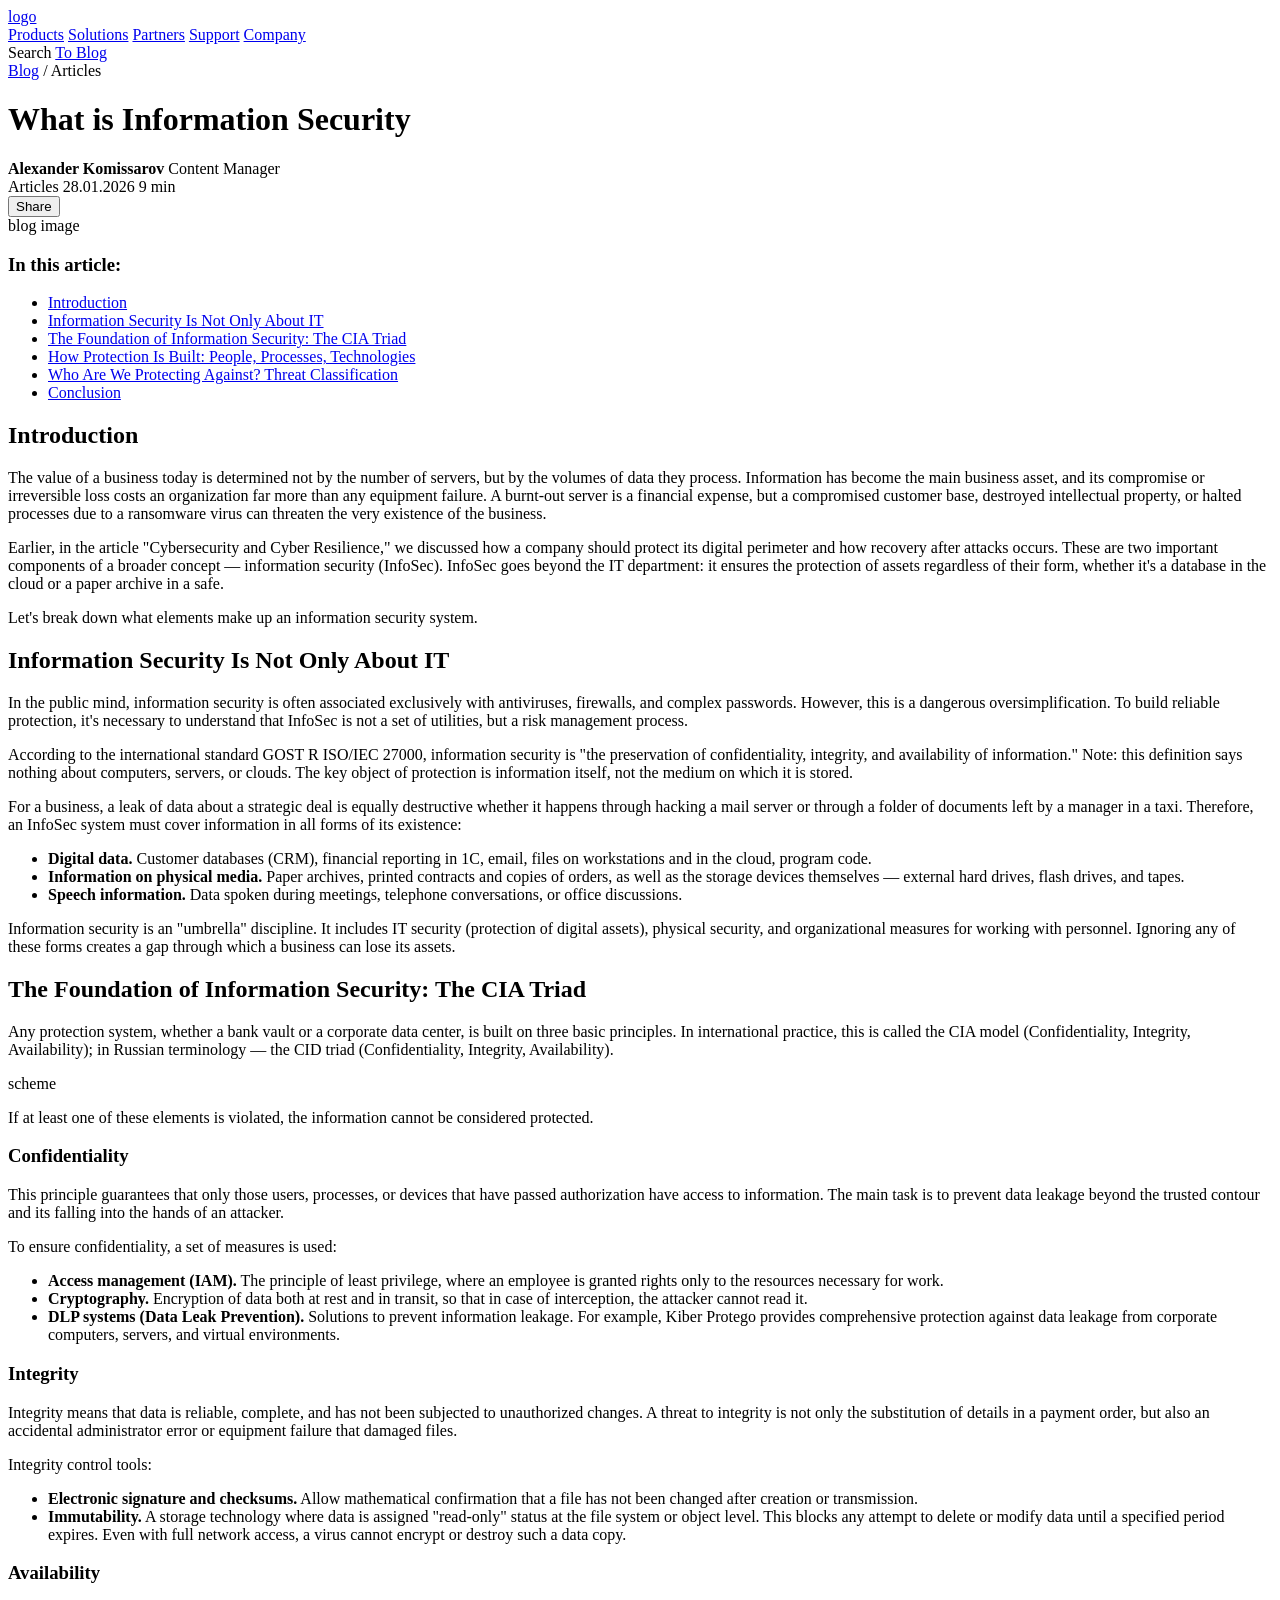
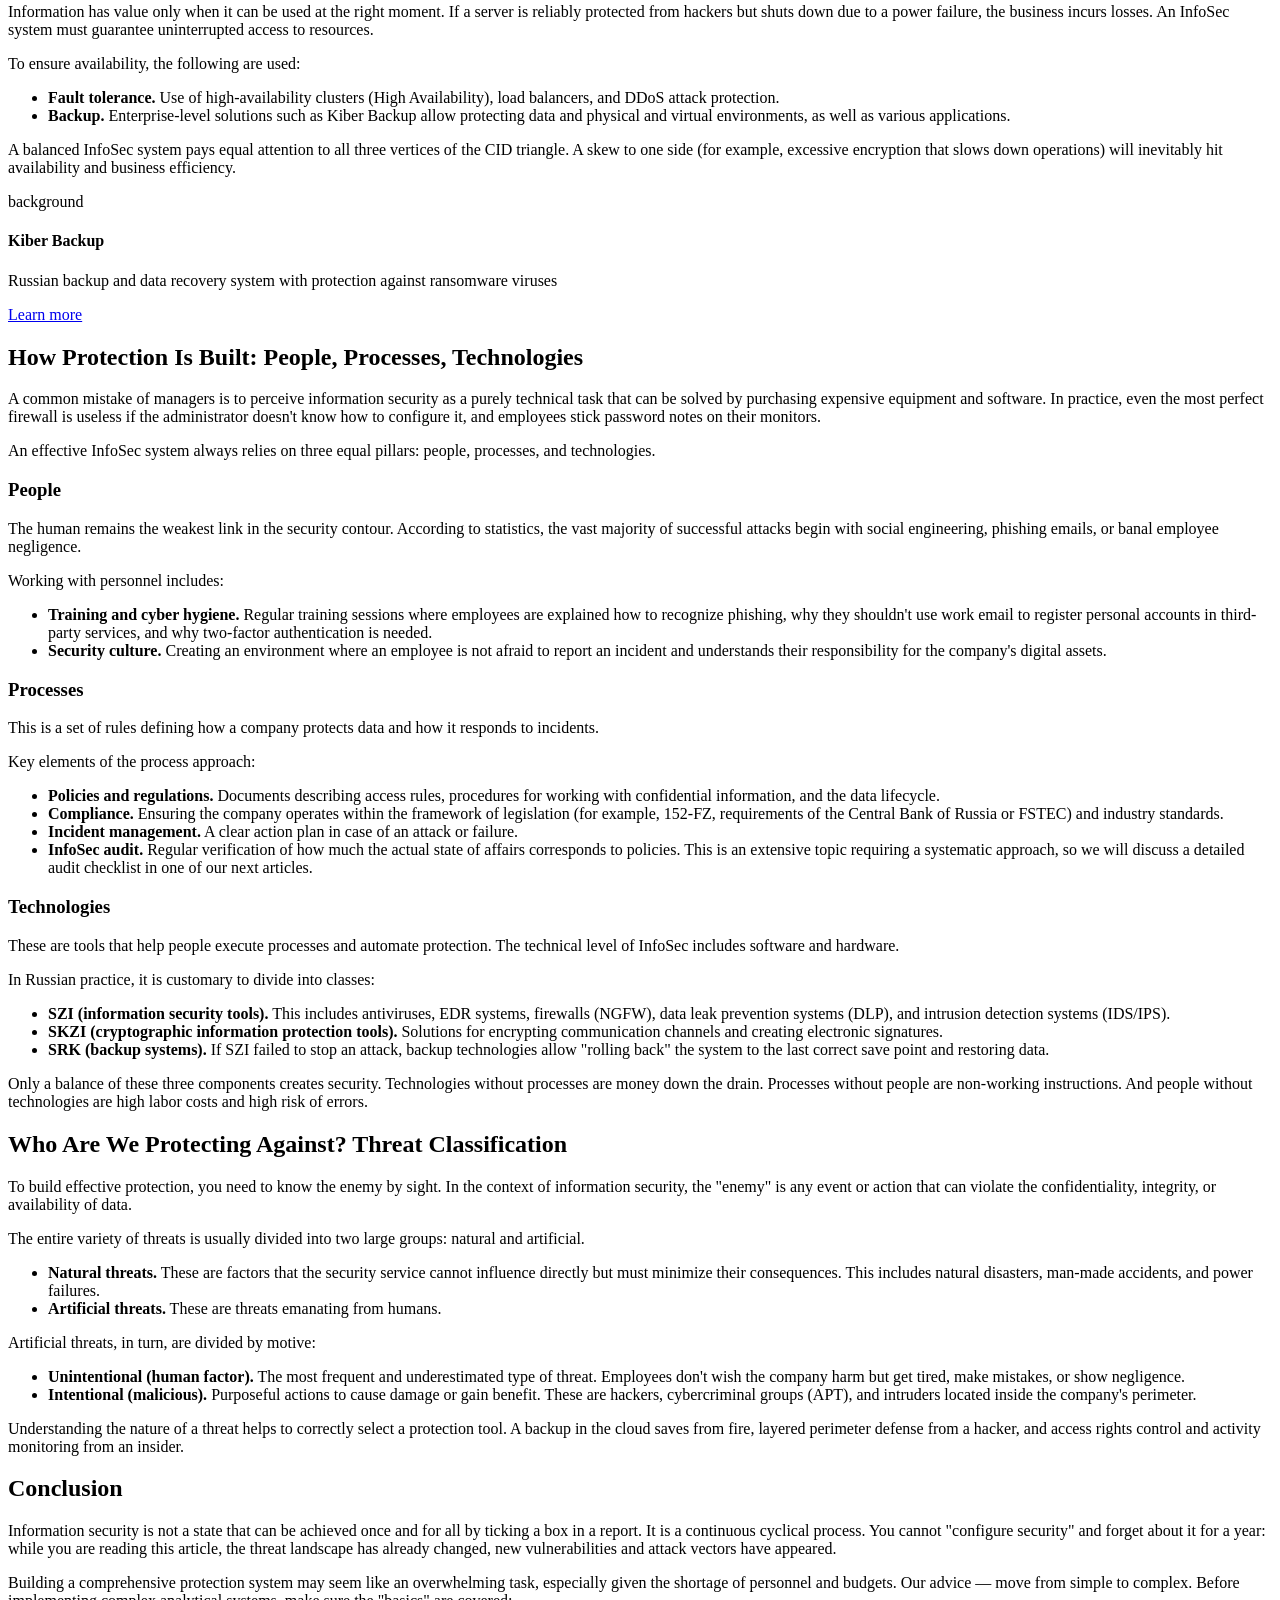
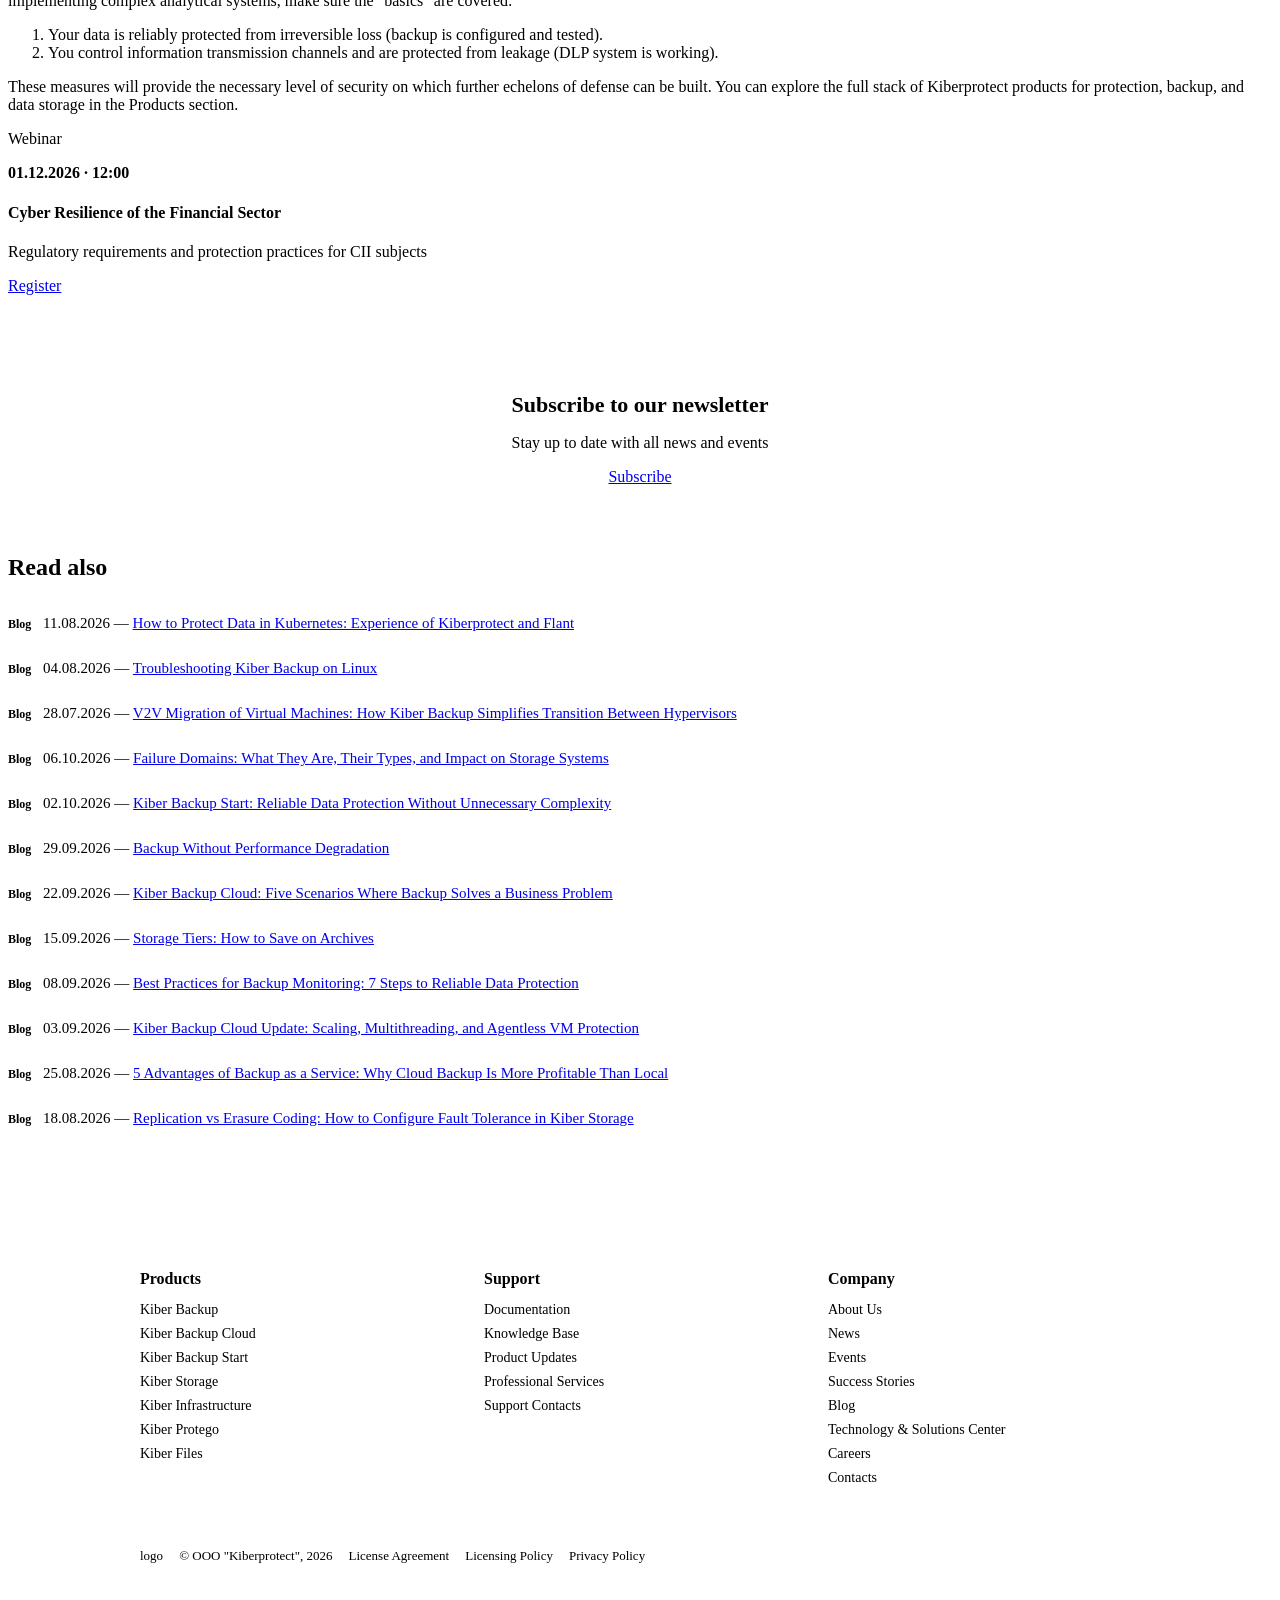
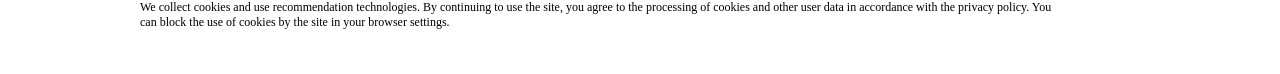
<file: index.html>
<!DOCTYPE html>
<html lang="en">
<head>
    <meta charset="UTF-8">
    <meta name="viewport" content="width=device-width, initial-scale=1.0">
    <title>What is Information Security — Blog</title>
    <link rel="stylesheet" href="style.css">
</head>
<body>

<header class="site-header">
    <div class="header-inner">
        <a href="#" class="logo">logo</a>
        <nav class="main-nav">
            <a href="#">Products</a>
            <a href="#">Solutions</a>
            <a href="#">Partners</a>
            <a href="#">Support</a>
            <a href="#">Company</a>
        </nav>
        <div class="header-actions">
            <span class="search">Search</span>
            <a href="#" class="btn-blog">To Blog</a>
        </div>
    </div>
</header>

<main class="container article">
    <nav class="breadcrumbs">
        <a href="#">Blog</a> / <span>Articles</span>
    </nav>

    <h1>What is Information Security</h1>

    <div class="article-meta">
        <div class="author">
            <div class="avatar"></div>
            <div>
                <strong>Alexander Komissarov</strong>
                <span>Content Manager</span>
            </div>
        </div>
        <div class="meta-info">
            <span>Articles</span>
            <span>28.01.2026</span>
            <span>9 min</span>
        </div>
        <button class="share-btn" onclick="copyLink()">Share</button>
    </div>

    <div class="hero-image">blog image</div>

    <aside class="toc">
        <h3>In this article:</h3>
        <ul>
            <li><a href="#intro">Introduction</a></li>
            <li><a href="#not-it">Information Security Is Not Only About IT</a></li>
            <li><a href="#cia">The Foundation of Information Security: The CIA Triad</a></li>
            <li><a href="#people">How Protection Is Built: People, Processes, Technologies</a></li>
            <li><a href="#threats">Who Are We Protecting Against? Threat Classification</a></li>
            <li><a href="#conclusion">Conclusion</a></li>
        </ul>
    </aside>

    <section id="intro">
        <h2>Introduction</h2>
        <p>The value of a business today is determined not by the number of servers, but by the volumes of data they process. Information has become the main business asset, and its compromise or irreversible loss costs an organization far more than any equipment failure. A burnt-out server is a financial expense, but a compromised customer base, destroyed intellectual property, or halted processes due to a ransomware virus can threaten the very existence of the business.</p>
        <p>Earlier, in the article "Cybersecurity and Cyber Resilience," we discussed how a company should protect its digital perimeter and how recovery after attacks occurs. These are two important components of a broader concept — information security (InfoSec). InfoSec goes beyond the IT department: it ensures the protection of assets regardless of their form, whether it's a database in the cloud or a paper archive in a safe.</p>
        <p>Let's break down what elements make up an information security system.</p>
    </section>

    <section id="not-it">
        <h2>Information Security Is Not Only About IT</h2>
        <p>In the public mind, information security is often associated exclusively with antiviruses, firewalls, and complex passwords. However, this is a dangerous oversimplification. To build reliable protection, it's necessary to understand that InfoSec is not a set of utilities, but a risk management process.</p>
        <p>According to the international standard GOST R ISO/IEC 27000, information security is "the preservation of confidentiality, integrity, and availability of information." Note: this definition says nothing about computers, servers, or clouds. The key object of protection is information itself, not the medium on which it is stored.</p>
        <p>For a business, a leak of data about a strategic deal is equally destructive whether it happens through hacking a mail server or through a folder of documents left by a manager in a taxi. Therefore, an InfoSec system must cover information in all forms of its existence:</p>
        <ul>
            <li><strong>Digital data.</strong> Customer databases (CRM), financial reporting in 1C, email, files on workstations and in the cloud, program code.</li>
            <li><strong>Information on physical media.</strong> Paper archives, printed contracts and copies of orders, as well as the storage devices themselves — external hard drives, flash drives, and tapes.</li>
            <li><strong>Speech information.</strong> Data spoken during meetings, telephone conversations, or office discussions.</li>
        </ul>
        <p>Information security is an "umbrella" discipline. It includes IT security (protection of digital assets), physical security, and organizational measures for working with personnel. Ignoring any of these forms creates a gap through which a business can lose its assets.</p>
    </section>

    <section id="cia">
        <h2>The Foundation of Information Security: The CIA Triad</h2>
        <p>Any protection system, whether a bank vault or a corporate data center, is built on three basic principles. In international practice, this is called the CIA model (Confidentiality, Integrity, Availability); in Russian terminology — the CID triad (Confidentiality, Integrity, Availability).</p>
        <div class="scheme">scheme</div>
        <p>If at least one of these elements is violated, the information cannot be considered protected.</p>

        <h3>Confidentiality</h3>
        <p>This principle guarantees that only those users, processes, or devices that have passed authorization have access to information. The main task is to prevent data leakage beyond the trusted contour and its falling into the hands of an attacker.</p>
        <p>To ensure confidentiality, a set of measures is used:</p>
        <ul>
            <li><strong>Access management (IAM).</strong> The principle of least privilege, where an employee is granted rights only to the resources necessary for work.</li>
            <li><strong>Cryptography.</strong> Encryption of data both at rest and in transit, so that in case of interception, the attacker cannot read it.</li>
            <li><strong>DLP systems (Data Leak Prevention).</strong> Solutions to prevent information leakage. For example, Kiber Protego provides comprehensive protection against data leakage from corporate computers, servers, and virtual environments.</li>
        </ul>

        <h3>Integrity</h3>
        <p>Integrity means that data is reliable, complete, and has not been subjected to unauthorized changes. A threat to integrity is not only the substitution of details in a payment order, but also an accidental administrator error or equipment failure that damaged files.</p>
        <p>Integrity control tools:</p>
        <ul>
            <li><strong>Electronic signature and checksums.</strong> Allow mathematical confirmation that a file has not been changed after creation or transmission.</li>
            <li><strong>Immutability.</strong> A storage technology where data is assigned "read-only" status at the file system or object level. This blocks any attempt to delete or modify data until a specified period expires. Even with full network access, a virus cannot encrypt or destroy such a data copy.</li>
        </ul>

        <h3>Availability</h3>
        <p>Information has value only when it can be used at the right moment. If a server is reliably protected from hackers but shuts down due to a power failure, the business incurs losses. An InfoSec system must guarantee uninterrupted access to resources.</p>
        <p>To ensure availability, the following are used:</p>
        <ul>
            <li><strong>Fault tolerance.</strong> Use of high-availability clusters (High Availability), load balancers, and DDoS attack protection.</li>
            <li><strong>Backup.</strong> Enterprise-level solutions such as Kiber Backup allow protecting data and physical and virtual environments, as well as various applications.</li>
        </ul>
        <p>A balanced InfoSec system pays equal attention to all three vertices of the CID triangle. A skew to one side (for example, excessive encryption that slows down operations) will inevitably hit availability and business efficiency.</p>

        <div class="promo-card">
            <span class="promo-tag">background</span>
            <h4>Kiber Backup</h4>
            <p>Russian backup and data recovery system with protection against ransomware viruses</p>
            <a href="#" class="btn-primary">Learn more</a>
        </div>
    </section>

    <section id="people">
        <h2>How Protection Is Built: People, Processes, Technologies</h2>
        <p>A common mistake of managers is to perceive information security as a purely technical task that can be solved by purchasing expensive equipment and software. In practice, even the most perfect firewall is useless if the administrator doesn't know how to configure it, and employees stick password notes on their monitors.</p>
        <p>An effective InfoSec system always relies on three equal pillars: people, processes, and technologies.</p>

        <h3>People</h3>
        <p>The human remains the weakest link in the security contour. According to statistics, the vast majority of successful attacks begin with social engineering, phishing emails, or banal employee negligence.</p>
        <p>Working with personnel includes:</p>
        <ul>
            <li><strong>Training and cyber hygiene.</strong> Regular training sessions where employees are explained how to recognize phishing, why they shouldn't use work email to register personal accounts in third-party services, and why two-factor authentication is needed.</li>
            <li><strong>Security culture.</strong> Creating an environment where an employee is not afraid to report an incident and understands their responsibility for the company's digital assets.</li>
        </ul>

        <h3>Processes</h3>
        <p>This is a set of rules defining how a company protects data and how it responds to incidents.</p>
        <p>Key elements of the process approach:</p>
        <ul>
            <li><strong>Policies and regulations.</strong> Documents describing access rules, procedures for working with confidential information, and the data lifecycle.</li>
            <li><strong>Compliance.</strong> Ensuring the company operates within the framework of legislation (for example, 152-FZ, requirements of the Central Bank of Russia or FSTEC) and industry standards.</li>
            <li><strong>Incident management.</strong> A clear action plan in case of an attack or failure.</li>
            <li><strong>InfoSec audit.</strong> Regular verification of how much the actual state of affairs corresponds to policies. This is an extensive topic requiring a systematic approach, so we will discuss a detailed audit checklist in one of our next articles.</li>
        </ul>

        <h3>Technologies</h3>
        <p>These are tools that help people execute processes and automate protection. The technical level of InfoSec includes software and hardware.</p>
        <p>In Russian practice, it is customary to divide into classes:</p>
        <ul>
            <li><strong>SZI (information security tools).</strong> This includes antiviruses, EDR systems, firewalls (NGFW), data leak prevention systems (DLP), and intrusion detection systems (IDS/IPS).</li>
            <li><strong>SKZI (cryptographic information protection tools).</strong> Solutions for encrypting communication channels and creating electronic signatures.</li>
            <li><strong>SRK (backup systems).</strong> If SZI failed to stop an attack, backup technologies allow "rolling back" the system to the last correct save point and restoring data.</li>
        </ul>
        <p>Only a balance of these three components creates security. Technologies without processes are money down the drain. Processes without people are non-working instructions. And people without technologies are high labor costs and high risk of errors.</p>
    </section>

    <section id="threats">
        <h2>Who Are We Protecting Against? Threat Classification</h2>
        <p>To build effective protection, you need to know the enemy by sight. In the context of information security, the "enemy" is any event or action that can violate the confidentiality, integrity, or availability of data.</p>
        <p>The entire variety of threats is usually divided into two large groups: natural and artificial.</p>
        <ul>
            <li><strong>Natural threats.</strong> These are factors that the security service cannot influence directly but must minimize their consequences. This includes natural disasters, man-made accidents, and power failures.</li>
            <li><strong>Artificial threats.</strong> These are threats emanating from humans.</li>
        </ul>
        <p>Artificial threats, in turn, are divided by motive:</p>
        <ul>
            <li><strong>Unintentional (human factor).</strong> The most frequent and underestimated type of threat. Employees don't wish the company harm but get tired, make mistakes, or show negligence.</li>
            <li><strong>Intentional (malicious).</strong> Purposeful actions to cause damage or gain benefit. These are hackers, cybercriminal groups (APT), and intruders located inside the company's perimeter.</li>
        </ul>
        <p>Understanding the nature of a threat helps to correctly select a protection tool. A backup in the cloud saves from fire, layered perimeter defense from a hacker, and access rights control and activity monitoring from an insider.</p>
    </section>

    <section id="conclusion">
        <h2>Conclusion</h2>
        <p>Information security is not a state that can be achieved once and for all by ticking a box in a report. It is a continuous cyclical process. You cannot "configure security" and forget about it for a year: while you are reading this article, the threat landscape has already changed, new vulnerabilities and attack vectors have appeared.</p>
        <p>Building a comprehensive protection system may seem like an overwhelming task, especially given the shortage of personnel and budgets. Our advice — move from simple to complex. Before implementing complex analytical systems, make sure the "basics" are covered:</p>
        <ol>
            <li>Your data is reliably protected from irreversible loss (backup is configured and tested).</li>
            <li>You control information transmission channels and are protected from leakage (DLP system is working).</li>
        </ol>
        <p>These measures will provide the necessary level of security on which further echelons of defense can be built. You can explore the full stack of Kiberprotect products for protection, backup, and data storage in the Products section.</p>
    </section>

    <div class="promo-card webinar">
        <span class="promo-tag">Webinar</span>
        <p class="webinar-date">01.12.2026 · 12:00</p>
        <h4>Cyber Resilience of the Financial Sector</h4>
        <p>Regulatory requirements and protection practices for CII subjects</p>
        <a href="#" class="btn-primary">Register</a>
    </div>

    <div class="subscribe">
        <h4>Subscribe to our newsletter</h4>
        <p>Stay up to date with all news and events</p>
        <a href="#" class="btn-primary">Subscribe</a>
    </div>

    <section class="read-also">
        <h2>Read also</h2>
        <ul class="post-list">
            <li><span class="tag">Blog</span> 11.08.2026 — <a href="#">How to Protect Data in Kubernetes: Experience of Kiberprotect and Flant</a></li>
            <li><span class="tag">Blog</span> 04.08.2026 — <a href="#">Troubleshooting Kiber Backup on Linux</a></li>
            <li><span class="tag">Blog</span> 28.07.2026 — <a href="#">V2V Migration of Virtual Machines: How Kiber Backup Simplifies Transition Between Hypervisors</a></li>
            <li><span class="tag">Blog</span> 06.10.2026 — <a href="#">Failure Domains: What They Are, Their Types, and Impact on Storage Systems</a></li>
            <li><span class="tag">Blog</span> 02.10.2026 — <a href="#">Kiber Backup Start: Reliable Data Protection Without Unnecessary Complexity</a></li>
            <li><span class="tag">Blog</span> 29.09.2026 — <a href="#">Backup Without Performance Degradation</a></li>
            <li><span class="tag">Blog</span> 22.09.2026 — <a href="#">Kiber Backup Cloud: Five Scenarios Where Backup Solves a Business Problem</a></li>
            <li><span class="tag">Blog</span> 15.09.2026 — <a href="#">Storage Tiers: How to Save on Archives</a></li>
            <li><span class="tag">Blog</span> 08.09.2026 — <a href="#">Best Practices for Backup Monitoring: 7 Steps to Reliable Data Protection</a></li>
            <li><span class="tag">Blog</span> 03.09.2026 — <a href="#">Kiber Backup Cloud Update: Scaling, Multithreading, and Agentless VM Protection</a></li>
            <li><span class="tag">Blog</span> 25.08.2026 — <a href="#">5 Advantages of Backup as a Service: Why Cloud Backup Is More Profitable Than Local</a></li>
            <li><span class="tag">Blog</span> 18.08.2026 — <a href="#">Replication vs Erasure Coding: How to Configure Fault Tolerance in Kiber Storage</a></li>
        </ul>
    </section>
</main>

<footer class="site-footer">
    <div class="footer-cols">
        <div>
            <h4>Products</h4>
            <ul>
                <li><a href="#">Kiber Backup</a></li>
                <li><a href="#">Kiber Backup Cloud</a></li>
                <li><a href="#">Kiber Backup Start</a></li>
                <li><a href="#">Kiber Storage</a></li>
                <li><a href="#">Kiber Infrastructure</a></li>
                <li><a href="#">Kiber Protego</a></li>
                <li><a href="#">Kiber Files</a></li>
            </ul>
        </div>
        <div>
            <h4>Support</h4>
            <ul>
                <li><a href="#">Documentation</a></li>
                <li><a href="#">Knowledge Base</a></li>
                <li><a href="#">Product Updates</a></li>
                <li><a href="#">Professional Services</a></li>
                <li><a href="#">Support Contacts</a></li>
            </ul>
        </div>
        <div>
            <h4>Company</h4>
            <ul>
                <li><a href="#">About Us</a></li>
                <li><a href="#">News</a></li>
                <li><a href="#">Events</a></li>
                <li><a href="#">Success Stories</a></li>
                <li><a href="#">Blog</a></li>
                <li><a href="#">Technology & Solutions Center</a></li>
                <li><a href="#">Careers</a></li>
                <li><a href="#">Contacts</a></li>
            </ul>
        </div>
    </div>
    <div class="footer-bottom">
        <span class="logo">logo</span>
        <span>© OOO "Kiberprotect", 2026</span>
        <a href="#">License Agreement</a>
        <a href="#">Licensing Policy</a>
        <a href="#">Privacy Policy</a>
    </div>
    <div class="cookie-banner">
        We collect cookies and use recommendation technologies. By continuing to use the site, you agree to the processing of cookies and other user data in accordance with the privacy policy. You can block the use of cookies by the site in your browser settings.
        <button onclick="this.parentElement.style.display='none'">Accept</button>
    </div>
</footer>

<script>
function copyLink() {
    navigator.clipboard.writeText(window.location.href).then(() => {
        const btn = document.querySelector('.share-btn');
        const original = btn.textContent;
        btn.textContent = 'Link copied';
        setTimeout(() => btn.textContent = original, 2000);
    });
}
</script>

</body>
</html>
</file>
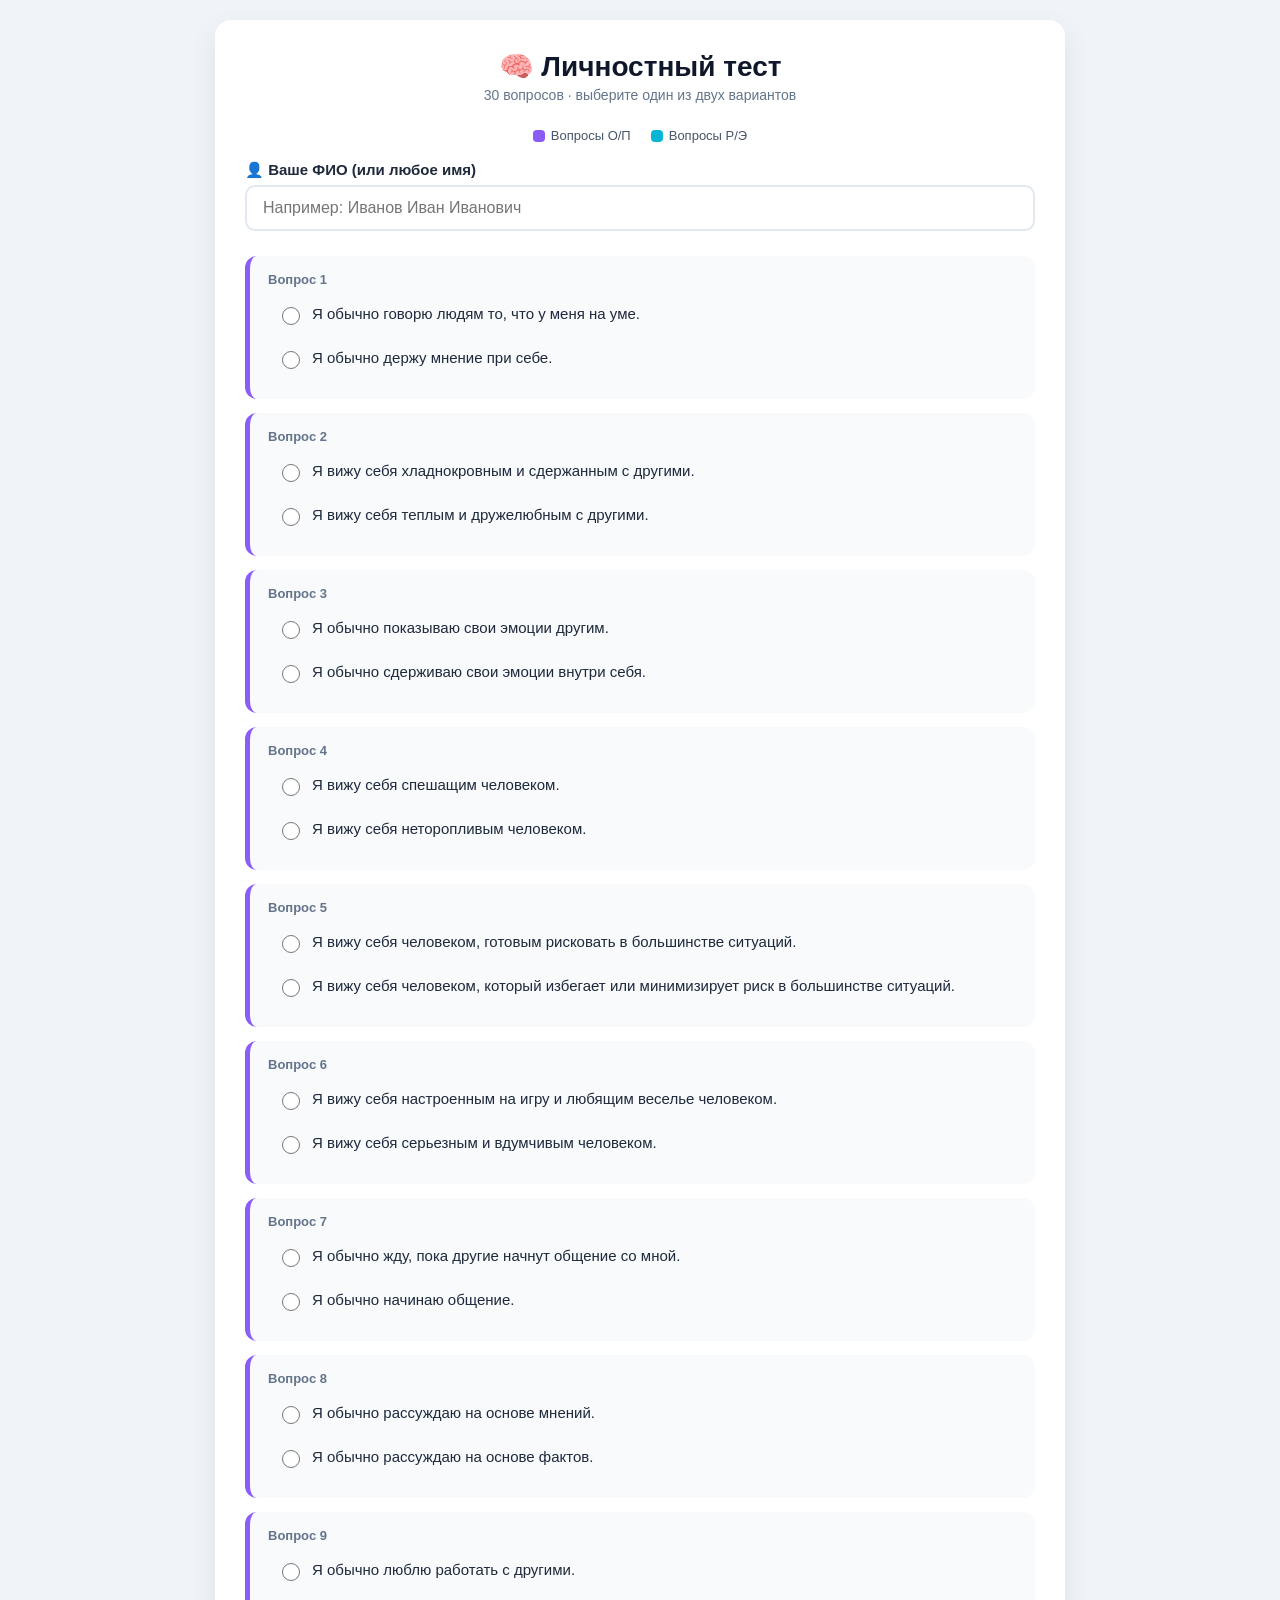
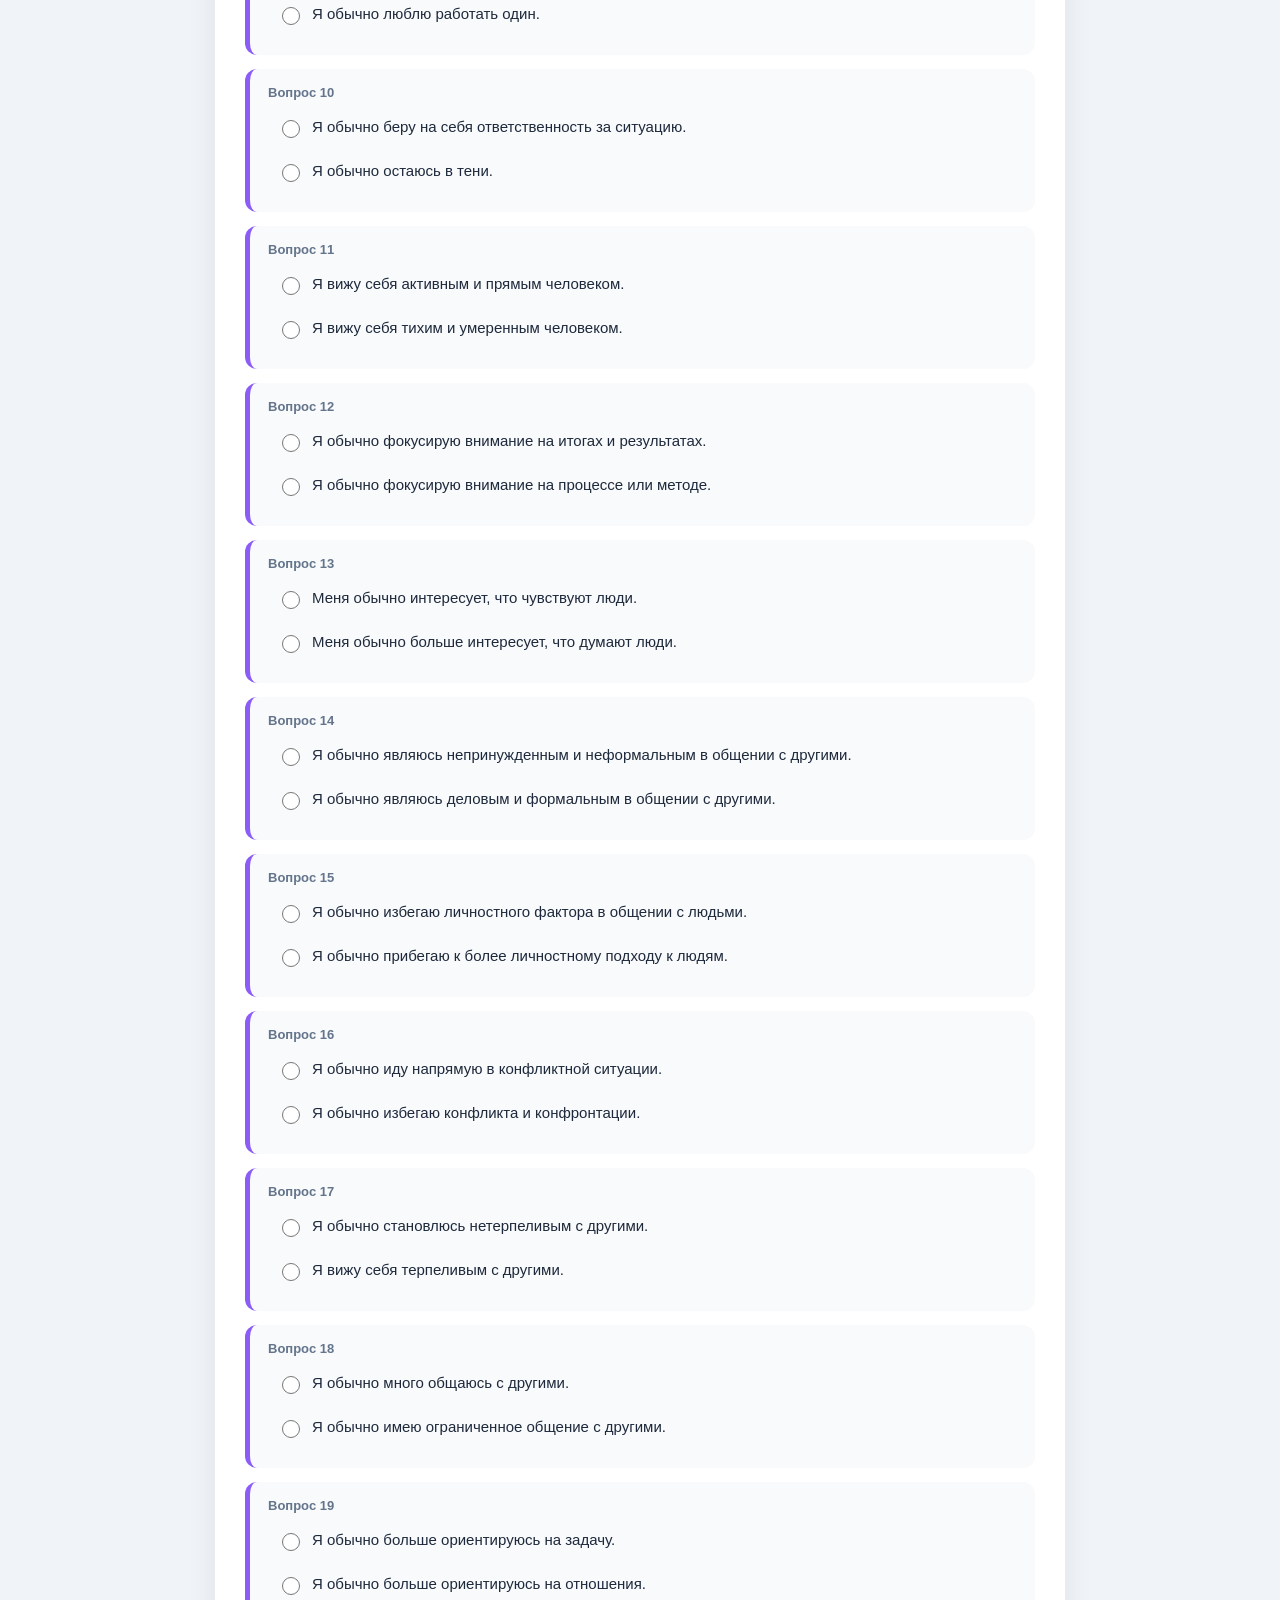
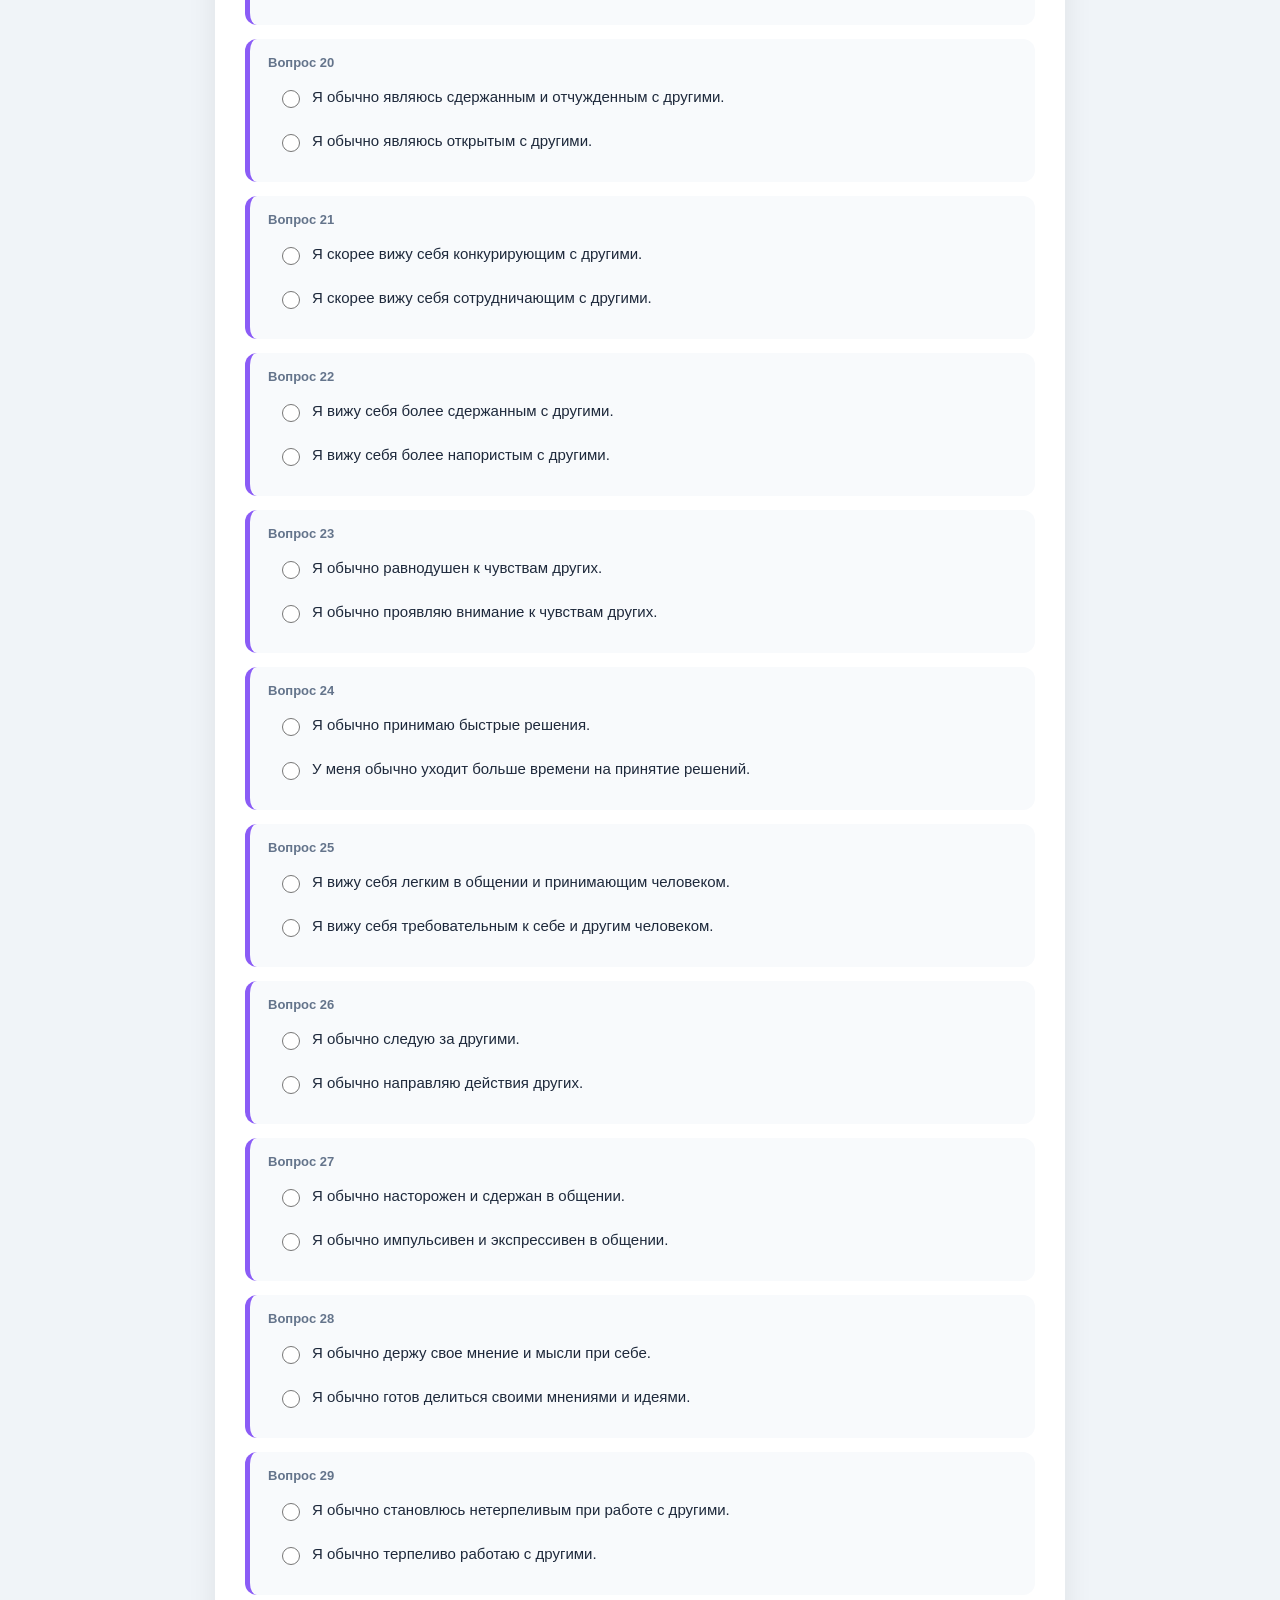
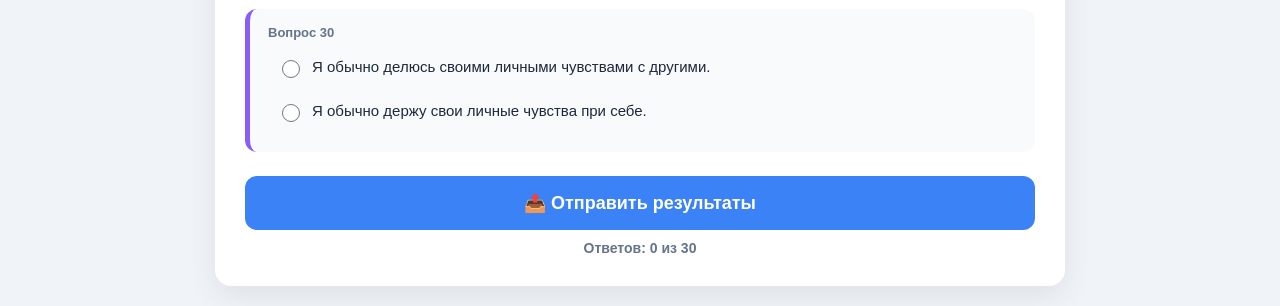
<file: test.html>
<!DOCTYPE html>
<html lang="ru">
<head>
    <meta charset="UTF-8">
    <meta name="viewport" content="width=device-width, initial-scale=1.0">
    <title>Тест О/П и Р/Э (30 вопросов)</title>
    <style>
        * {
            margin: 0;
            padding: 0;
            box-sizing: border-box;
        }
        body {
            font-family: 'Segoe UI', Arial, sans-serif;
            background: #f0f4f8;
            padding: 20px;
            color: #1e293b;
        }
        .container {
            max-width: 850px;
            margin: 0 auto;
            background: white;
            padding: 30px;
            border-radius: 16px;
            box-shadow: 0 10px 30px rgba(0,0,0,0.08);
        }
        h1 {
            font-size: 28px;
            text-align: center;
            margin-bottom: 4px;
            color: #0f172a;
        }
        .subtitle {
            text-align: center;
            color: #64748b;
            margin-bottom: 25px;
            font-size: 14px;
        }
        .input-group {
            margin-bottom: 25px;
        }
        .input-group label {
            font-weight: 600;
            display: block;
            margin-bottom: 6px;
            font-size: 15px;
        }
        .input-group input {
            width: 100%;
            padding: 12px 16px;
            border: 2px solid #e2e8f0;
            border-radius: 10px;
            font-size: 16px;
            transition: 0.2s;
        }
        .input-group input:focus {
            outline: none;
            border-color: #3b82f6;
        }
        .question {
            background: #f8fafc;
            padding: 16px 18px;
            border-radius: 12px;
            margin-bottom: 14px;
            border-left: 5px solid #8b5cf6;
        }
        .question .qnum {
            font-weight: 700;
            font-size: 13px;
            color: #64748b;
            margin-bottom: 8px;
        }
        .question .option {
            display: flex;
            align-items: flex-start;
            gap: 12px;
            padding: 10px 14px;
            margin: 4px 0;
            border-radius: 8px;
            cursor: pointer;
            transition: 0.15s;
        }
        .question .option:hover {
            background: #e2e8f0;
        }
        .question .option input[type="radio"] {
            margin-top: 2px;
            width: 18px;
            height: 18px;
            accent-color: #3b82f6;
            cursor: pointer;
            flex-shrink: 0;
        }
        .question .option .text {
            font-size: 15px;
        }
        .btn-submit {
            width: 100%;
            padding: 16px;
            background: #3b82f6;
            color: white;
            border: none;
            border-radius: 12px;
            font-size: 18px;
            font-weight: 700;
            cursor: pointer;
            transition: 0.2s;
            margin-top: 10px;
        }
        .btn-submit:hover {
            background: #2563eb;
            transform: scale(1.01);
        }
        .btn-submit:disabled {
            opacity: 0.6;
            cursor: not-allowed;
        }
        .status {
            margin-top: 20px;
            padding: 14px;
            border-radius: 10px;
            text-align: center;
            font-weight: 600;
            display: none;
        }
        .status.success {
            display: block;
            background: #dcfce7;
            color: #166534;
        }
        .status.error {
            display: block;
            background: #fee2e2;
            color: #991b1b;
        }
        .progress {
            text-align: center;
            font-size: 14px;
            color: #64748b;
            margin-top: 10px;
            font-weight: 600;
        }
        .legend {
            display: flex;
            gap: 20px;
            justify-content: center;
            flex-wrap: wrap;
            margin: 6px 0 18px 0;
            font-size: 13px;
            color: #475569;
        }
        .legend span {
            display: inline-flex;
            align-items: center;
            gap: 6px;
        }
        .legend .dot {
            display: inline-block;
            width: 12px;
            height: 12px;
            border-radius: 4px;
        }
        .dot.op { background: #8b5cf6; }
        .dot.re { background: #06b6d4; }
        @media (max-width: 600px) {
            .container { padding: 16px; }
            .question .option { padding: 6px 8px; }
        }
    </style>
</head>
<body>

<div class="container">
    <h1>🧠 Личностный тест</h1>
    <p class="subtitle">30 вопросов · выберите один из двух вариантов</p>

    <div class="legend">
        <span><span class="dot op"></span> Вопросы О/П</span>
        <span><span class="dot re"></span> Вопросы Р/Э</span>
    </div>

    <div class="input-group">
        <label>👤 Ваше ФИО (или любое имя)</label>
        <input type="text" id="userName" placeholder="Например: Иванов Иван Иванович" />
    </div>

    <form id="testForm">
        <div id="questionsContainer"></div>
    </form>

    <button class="btn-submit" id="submitBtn">📤 Отправить результаты</button>
    <div class="progress" id="progressDisplay">Ответов: 0 из 30</div>
    <div id="statusMessage" class="status"></div>
</div>

<script>
    // ============================================================
    // ТВОИ 30 ВОПРОСОВ (буквы скрыты, присваиваются автоматически)
    // ============================================================
    const questions = [
        // 1
        { opt1: "Я обычно говорю людям то, что у меня на уме.", letter1: "О", opt2: "Я обычно держу мнение при себе.", letter2: "П" },
        // 2
        { opt1: "Я вижу себя хладнокровным и сдержанным с другими.", letter1: "П", opt2: "Я вижу себя теплым и дружелюбным с другими.", letter2: "О" },
        // 3
        { opt1: "Я обычно показываю свои эмоции другим.", letter1: "О", opt2: "Я обычно сдерживаю свои эмоции внутри себя.", letter2: "П" },
        // 4
        { opt1: "Я вижу себя спешащим человеком.", letter1: "Р", opt2: "Я вижу себя неторопливым человеком.", letter2: "Э" },
        // 5
        { opt1: "Я вижу себя человеком, готовым рисковать в большинстве ситуаций.", letter1: "Э", opt2: "Я вижу себя человеком, который избегает или минимизирует риск в большинстве ситуаций.", letter2: "Р" },
        // 6
        { opt1: "Я вижу себя настроенным на игру и любящим веселье человеком.", letter1: "Э", opt2: "Я вижу себя серьезным и вдумчивым человеком.", letter2: "Р" },
        // 7
        { opt1: "Я обычно жду, пока другие начнут общение со мной.", letter1: "П", opt2: "Я обычно начинаю общение.", letter2: "О" },
        // 8
        { opt1: "Я обычно рассуждаю на основе мнений.", letter1: "Э", opt2: "Я обычно рассуждаю на основе фактов.", letter2: "Р" },
        // 9
        { opt1: "Я обычно люблю работать с другими.", letter1: "О", opt2: "Я обычно люблю работать один.", letter2: "П" },
        // 10
        { opt1: "Я обычно беру на себя ответственность за ситуацию.", letter1: "Р", opt2: "Я обычно остаюсь в тени.", letter2: "Э" },
        // 11
        { opt1: "Я вижу себя активным и прямым человеком.", letter1: "О", opt2: "Я вижу себя тихим и умеренным человеком.", letter2: "П" },
        // 12
        { opt1: "Я обычно фокусирую внимание на итогах и результатах.", letter1: "Р", opt2: "Я обычно фокусирую внимание на процессе или методе.", letter2: "Э" },
        // 13
        { opt1: "Меня обычно интересует, что чувствуют люди.", letter1: "Э", opt2: "Меня обычно больше интересует, что думают люди.", letter2: "Р" },
        // 14
        { opt1: "Я обычно являюсь непринужденным и неформальным в общении с другими.", letter1: "Э", opt2: "Я обычно являюсь деловым и формальным в общении с другими.", letter2: "Р" },
        // 15
        { opt1: "Я обычно избегаю личностного фактора в общении с людьми.", letter1: "Р", opt2: "Я обычно прибегаю к более личностному подходу к людям.", letter2: "Э" },
        // 16
        { opt1: "Я обычно иду напрямую в конфликтной ситуации.", letter1: "Р", opt2: "Я обычно избегаю конфликта и конфронтации.", letter2: "Э" },
        // 17
        { opt1: "Я обычно становлюсь нетерпеливым с другими.", letter1: "О", opt2: "Я вижу себя терпеливым с другими.", letter2: "П" },
        // 18
        { opt1: "Я обычно много общаюсь с другими.", letter1: "О", opt2: "Я обычно имею ограниченное общение с другими.", letter2: "П" },
        // 19
        { opt1: "Я обычно больше ориентируюсь на задачу.", letter1: "Р", opt2: "Я обычно больше ориентируюсь на отношения.", letter2: "Э" },
        // 20
        { opt1: "Я обычно являюсь сдержанным и отчужденным с другими.", letter1: "П", opt2: "Я обычно являюсь открытым с другими.", letter2: "О" },
        // 21
        { opt1: "Я скорее вижу себя конкурирующим с другими.", letter1: "Р", opt2: "Я скорее вижу себя сотрудничающим с другими.", letter2: "Э" },
        // 22
        { opt1: "Я вижу себя более сдержанным с другими.", letter1: "П", opt2: "Я вижу себя более напористым с другими.", letter2: "О" },
        // 23
        { opt1: "Я обычно равнодушен к чувствам других.", letter1: "Р", opt2: "Я обычно проявляю внимание к чувствам других.", letter2: "Э" },
        // 24
        { opt1: "Я обычно принимаю быстрые решения.", letter1: "Р", opt2: "У меня обычно уходит больше времени на принятие решений.", letter2: "Э" },
        // 25
        { opt1: "Я вижу себя легким в общении и принимающим человеком.", letter1: "Э", opt2: "Я вижу себя требовательным к себе и другим человеком.", letter2: "Р" },
        // 26
        { opt1: "Я обычно следую за другими.", letter1: "П", opt2: "Я обычно направляю действия других.", letter2: "О" },
        // 27
        { opt1: "Я обычно насторожен и сдержан в общении.", letter1: "П", opt2: "Я обычно импульсивен и экспрессивен в общении.", letter2: "О" },
        // 28
        { opt1: "Я обычно держу свое мнение и мысли при себе.", letter1: "П", opt2: "Я обычно готов делиться своими мнениями и идеями.", letter2: "О" },
        // 29
        { opt1: "Я обычно становлюсь нетерпеливым при работе с другими.", letter1: "О", opt2: "Я обычно терпеливо работаю с другими.", letter2: "П" },
        // 30
        { opt1: "Я обычно делюсь своими личными чувствами с другими.", letter1: "О", opt2: "Я обычно держу свои личные чувства при себе.", letter2: "П" }
    ];

    console.log('Всего вопросов:', questions.length);

    // ============================================================
    // РЕНДЕР ВОПРОСОВ (буквы НЕ показываем)
    // ============================================================
    const container = document.getElementById('questionsContainer');
    let html = '';

    questions.forEach((q, idx) => {
        const num = idx + 1;
        html += `
            <div class="question">
                <div class="qnum">Вопрос ${num}</div>
                <label class="option">
                    <input type="radio" name="q${num}" value="${q.letter1}" required />
                    <span class="text">${q.opt1}</span>
                </label>
                <label class="option">
                    <input type="radio" name="q${num}" value="${q.letter2}" required />
                    <span class="text">${q.opt2}</span>
                </label>
            </div>
        `;
    });

    container.innerHTML = html;

    // ============================================================
    // ПРОГРЕСС
    // ============================================================
    const progressDisplay = document.getElementById('progressDisplay');

    function updateProgress() {
        const form = document.getElementById('testForm');
        const names = new Set();
        form.querySelectorAll('input[type="radio"]').forEach(r => names.add(r.name));
        let answered = 0;
        for (let name of names) {
            if (document.querySelector(`input[name="${name}"]:checked`)) answered++;
        }
        progressDisplay.textContent = `Ответов: ${answered} из ${questions.length}`;
    }

    document.addEventListener('change', (e) => {
        if (e.target && e.target.type === 'radio') updateProgress();
    });

    // ============================================================
    // ОТПРАВКА
    // ============================================================
    const submitBtn = document.getElementById('submitBtn');
    const statusMsg = document.getElementById('statusMessage');

    // ⚠️ ВСТАВЬ СВОЙ URL СЮДА ↓↓↓
    const SCRIPT_URL = 'https://script.google.com/macros/s/AKfycbxF9dYQaN26HTL1HfCJrp0ymwT3-LNKrfmz2DcPF83RtoJfF5K3lrTxtazJySRSk8miPw/exec';

    submitBtn.addEventListener('click', async function(e) {
        e.preventDefault();

        const userName = document.getElementById('userName').value.trim();
        if (!userName) {
            statusMsg.className = 'status error';
            statusMsg.textContent = '⚠️ Введите ваше ФИО или имя.';
            return;
        }

        const checked = document.querySelectorAll('input[type="radio"]:checked');
        if (checked.length !== questions.length) {
            statusMsg.className = 'status error';
            statusMsg.textContent = `⚠️ Ответьте на все 30 вопросов! (отвечено ${checked.length} из 30)`;
            return;
        }

        let countO = 0, countP = 0, countR = 0, countE = 0;
        checked.forEach(r => {
            const val = r.value;
            if (val === 'О') countO++;
            else if (val === 'П') countP++;
            else if (val === 'Р') countR++;
            else if (val === 'Э') countE++;
        });

        const data = {
            name: userName,
            O: countO,
            P: countP,
            R: countR,
            E: countE,
            timestamp: new Date().toLocaleString('ru-RU')
        };

        submitBtn.disabled = true;
        submitBtn.textContent = 'Отправка...';
        statusMsg.className = 'status';

        try {
            await fetch(SCRIPT_URL, {
                method: 'POST',
                mode: 'no-cors',
                headers: { 'Content-Type': 'application/json' },
                body: JSON.stringify(data)
            });

            statusMsg.className = 'status success';
            statusMsg.textContent = '✅ Результаты отправлены! Спасибо!';
            submitBtn.textContent = '✅ Отправлено';
            submitBtn.disabled = true;
        } catch (error) {
            statusMsg.className = 'status error';
            statusMsg.textContent = '❌ Ошибка. Попробуйте позже.';
            submitBtn.disabled = false;
            submitBtn.textContent = '📤 Отправить повторно';
        }
    });

    updateProgress();
</script>

</body>
</html>
</file>
<file: style.css>
/* Webinar & subscribe */
.webinar-date { font-weight: 600; color: var(--accent); margin-bottom: 8px; }

.subscribe {
    background: var(--card-bg);
    border: 1px solid var(--border);
    border-radius: 16px;
    padding: 28px;
    margin: 40px 0;
    text-align: center;
}
.subscribe h4 { font-size: 22px; margin-bottom: 8px; }
.subscribe p { color: var(--muted); margin-bottom: 16px; }

/* Read also */
.post-list { list-style: none; margin: 0; padding: 0; }
.post-list li {
    padding: 14px 0;
    border-bottom: 1px solid var(--border);
    font-size: 15px;
}
.post-list .tag {
    display: inline-block;
    font-size: 12px;
    color: var(--accent);
    font-weight: 600;
    margin-right: 8px;
}

/* Footer */
.site-footer {
    border-top: 1px solid var(--border);
    padding: 48px 20px 24px;
    background: var(--card-bg);
    margin-top: 60px;
}
.footer-cols {
    max-width: 1000px;
    margin: 0 auto 32px;
    display: grid;
    grid-template-columns: repeat(3, 1fr);
    gap: 32px;
}
.footer-cols h4 { font-size: 16px; margin-bottom: 12px; }
.footer-cols ul { list-style: none; margin: 0; padding: 0; }
.footer-cols li { margin-bottom: 6px; }
.footer-cols a { color: var(--muted); text-decoration: none; font-size: 14px; }
.footer-cols a:hover { color: var(--accent); }

.footer-bottom {
    max-width: 1000px;
    margin: 0 auto;
    padding-top: 24px;
    border-top: 1px solid var(--border);
    display: flex;
    flex-wrap: wrap;
    gap: 16px;
    align-items: center;
    font-size: 13px;
    color: var(--muted);
}
.footer-bottom a { color: var(--muted); text-decoration: none; }

.cookie-banner {
    max-width: 1000px;
    margin: 24px auto 0;
    font-size: 12px;
    color: var(--muted);
    background: #fff;
    border: 1px solid var(--border);
    border-radius: 8px;
    padding: 12px 16px;
    display: flex;
    justify-content: space-between;
    gap: 16px;
    align-items: center;
}
.cookie-banner button {
    background: var(--accent);
    color: #fff;
    border: none;
    padding: 6px 14px;
    border-radius: 6px;
    cursor: pointer;
    font-size: 13px;
    white-space: nowrap;
}

@media (max-width: 640px) {
    .footer-cols { grid-template-columns: 1fr; }
    .cookie-banner { flex-direction: column; align-items: flex-start; }
}
</file>
